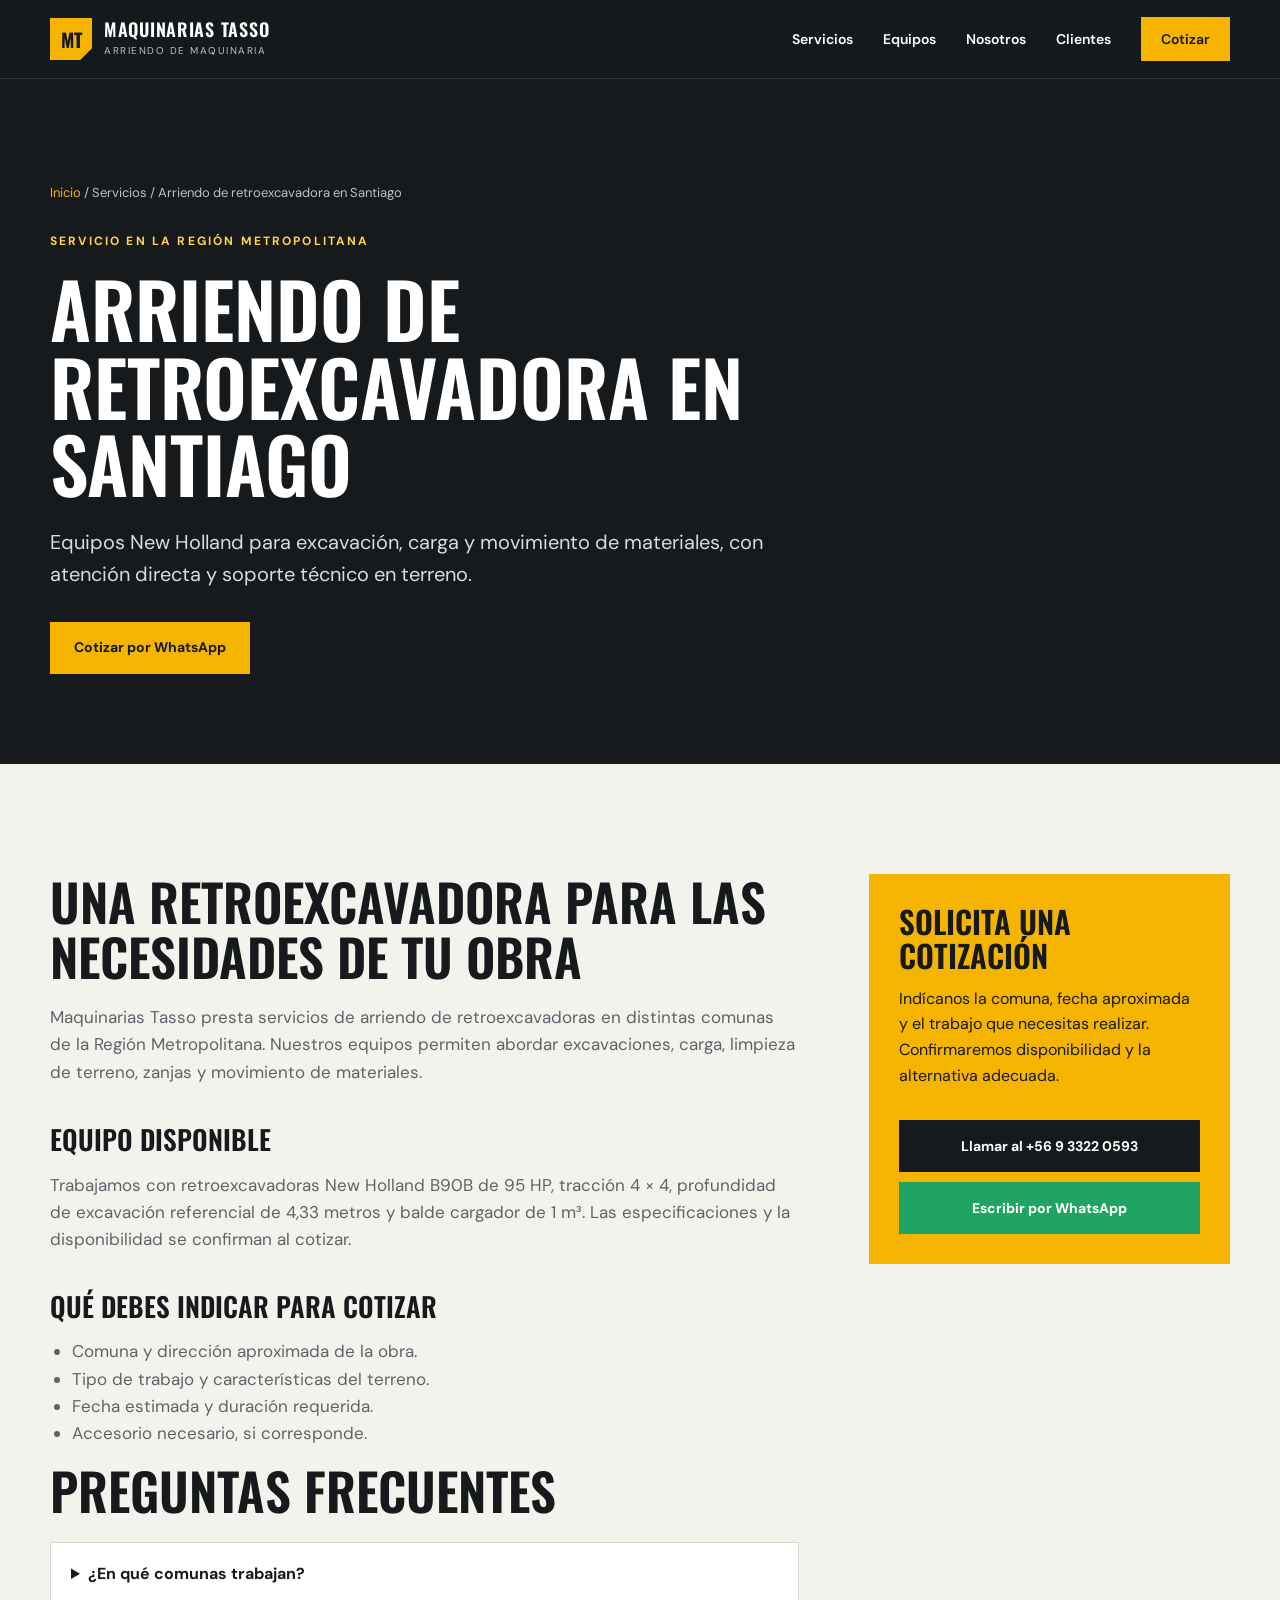
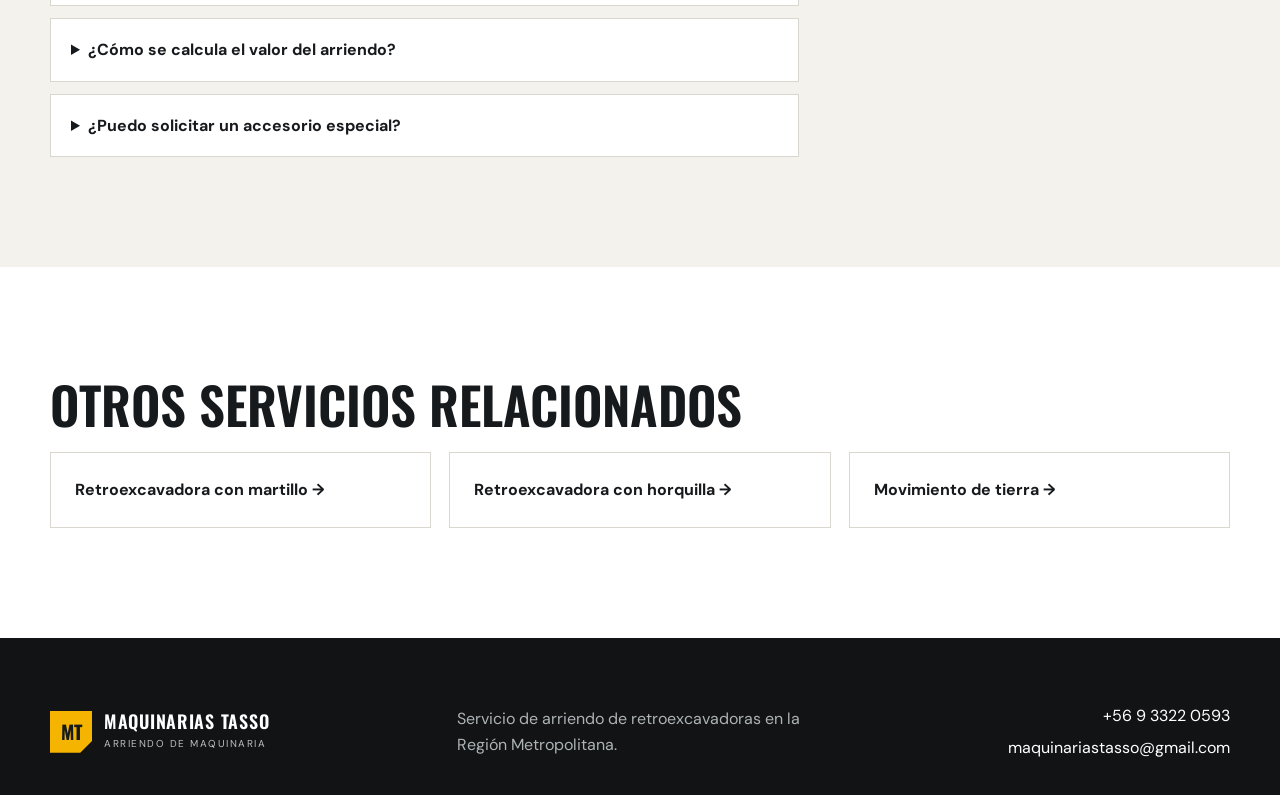
<file: arriendo-retroexcavadora-santiago/index.html>
<!doctype html>
<html lang="es-CL">
<head>
  <meta charset="utf-8">
  <meta name="viewport" content="width=device-width, initial-scale=1">
  <title>Arriendo de retroexcavadora en Santiago | Maquinarias Tasso</title>
  <meta name="description" content="Arriendo de retroexcavadora en Santiago y la Región Metropolitana para excavación, carga y apoyo en obras. Cotiza directamente con Maquinarias Tasso.">
  <meta name="robots" content="index,follow">
  <meta name="theme-color" content="#171a1d">
  <link rel="icon" href="../assets/favicon.svg" type="image/svg+xml">
  <link rel="canonical" href="https://maquinariastasso.cl/arriendo-retroexcavadora-santiago/">
  <meta property="og:title" content="Arriendo de retroexcavadora en Santiago | Maquinarias Tasso">
  <meta property="og:description" content="Arriendo de retroexcavadora en Santiago y la Región Metropolitana para excavación, carga y apoyo en obras. Cotiza directamente con Maquinarias Tasso.">
  <meta property="og:type" content="website">
  <meta property="og:url" content="https://maquinariastasso.cl/arriendo-retroexcavadora-santiago/">
  <meta property="og:image" content="https://maquinariastasso.cl/assets/retroexcavadora-portada-censurada.webp">
  <link rel="preconnect" href="https://fonts.googleapis.com">
  <link rel="preconnect" href="https://fonts.gstatic.com" crossorigin>
  <link href="https://fonts.googleapis.com/css2?family=DM+Sans:wght@400;500;600;700&family=Oswald:wght@500;600;700&display=swap" rel="stylesheet">
  <link rel="stylesheet" href="../styles.css?v=20260804-10">
  <script type="application/ld+json">
  {"@context":"https://schema.org","@type":"Service","name":"Arriendo de retroexcavadora en Santiago","description":"Arriendo de retroexcavadora en Santiago y la Región Metropolitana para excavación, carga y apoyo en obras. Cotiza directamente con Maquinarias Tasso.","url":"https://maquinariastasso.cl/arriendo-retroexcavadora-santiago/","areaServed":{"@type":"AdministrativeArea","name":"Región Metropolitana de Santiago"},"provider":{"@type":"LocalBusiness","@id":"https://maquinariastasso.cl/#empresa","name":"Maquinarias Tasso","telephone":"+56933220593","email":"maquinariastasso@gmail.com"}}
  </script>
</head>
<body>
  <header class="site-header">
    <div class="container nav-wrap">
      <a class="brand" href="/" aria-label="Maquinarias Tasso, inicio"><span class="brand-mark">MT</span><span><strong>Maquinarias Tasso</strong><small>Arriendo de maquinaria</small></span></a>
      <nav aria-label="Navegación principal"><a href="/#servicios">Servicios</a><a href="/#equipos">Equipos</a><a href="/#nosotros">Nosotros</a><a href="/#clientes">Clientes</a><a class="nav-cta" href="/#contacto">Cotizar</a></nav>
    </div>
  </header>
  <main>
    <section class="service-hero">
      <div class="container">
        <p class="breadcrumbs"><a href="/">Inicio</a> / Servicios / Arriendo de retroexcavadora en Santiago</p>
        <p class="eyebrow">Servicio en la Región Metropolitana</p>
        <h1>Arriendo de retroexcavadora en Santiago</h1>
        <p class="lead">Equipos New Holland para excavación, carga y movimiento de materiales, con atención directa y soporte técnico en terreno.</p>
        <a class="button button-primary" href="https://wa.me/56933220593?text=Hola%2C%20quiero%20cotizar%20Arriendo%20de%20retroexcavadora%20en%20Santiago." target="_blank" rel="noopener">Cotizar por WhatsApp</a>
      </div>
    </section>
    <section class="section">
      <div class="container service-layout">
        <article class="service-copy">
          <h2>Una retroexcavadora para las necesidades de tu obra</h2><p>Maquinarias Tasso presta servicios de arriendo de retroexcavadoras en distintas comunas de la Región Metropolitana. Nuestros equipos permiten abordar excavaciones, carga, limpieza de terreno, zanjas y movimiento de materiales.</p><h3>Equipo disponible</h3><p>Trabajamos con retroexcavadoras New Holland B90B de 95 HP, tracción 4 × 4, profundidad de excavación referencial de 4,33 metros y balde cargador de 1 m³. Las especificaciones y la disponibilidad se confirman al cotizar.</p><h3>Qué debes indicar para cotizar</h3><ul><li>Comuna y dirección aproximada de la obra.</li><li>Tipo de trabajo y características del terreno.</li><li>Fecha estimada y duración requerida.</li><li>Accesorio necesario, si corresponde.</li></ul>
          <h2>Preguntas frecuentes</h2>
          <div class="faq-list">
            <details><summary>¿En qué comunas trabajan?</summary><p>La cobertura es la Región Metropolitana y se confirma según ubicación y disponibilidad.</p></details>
            <details><summary>¿Cómo se calcula el valor del arriendo?</summary><p>Depende del lugar, duración, tipo de trabajo y configuración requerida. Envíanos esos datos para preparar una cotización.</p></details>
            <details><summary>¿Puedo solicitar un accesorio especial?</summary><p>Sí. Consulta por martillo hidráulico, horquilla y tercera función según disponibilidad.</p></details>
          </div>
        </article>
        <aside class="quote-panel">
          <h2>Solicita una cotización</h2>
          <p>Indícanos la comuna, fecha aproximada y el trabajo que necesitas realizar. Confirmaremos disponibilidad y la alternativa adecuada.</p>
          <a class="button button-dark" href="tel:+56933220593">Llamar al +56 9 3322 0593</a>
          <a class="button button-whatsapp" href="https://wa.me/56933220593" target="_blank" rel="noopener">Escribir por WhatsApp</a>
        </aside>
      </div>
    </section>
    <section class="section related-services">
      <div class="container">
        <h2>Otros servicios relacionados</h2>
        <div class="related-grid"><a href="/retroexcavadora-con-martillo/">Retroexcavadora con martillo →</a><a href="/retroexcavadora-con-horquilla/">Retroexcavadora con horquilla →</a><a href="/movimiento-de-tierra-santiago/">Movimiento de tierra →</a></div>
      </div>
    </section>
  </main>
  <footer><div class="container footer-grid"><div class="brand"><span class="brand-mark">MT</span><span><strong>Maquinarias Tasso</strong><small>Arriendo de maquinaria</small></span></div><p>Servicio de arriendo de retroexcavadoras en la Región Metropolitana.</p><div><a href="tel:+56933220593">+56 9 3322 0593</a><a href="mailto:maquinariastasso@gmail.com">maquinariastasso@gmail.com</a></div></div></footer>
</body>
</html>
</file>
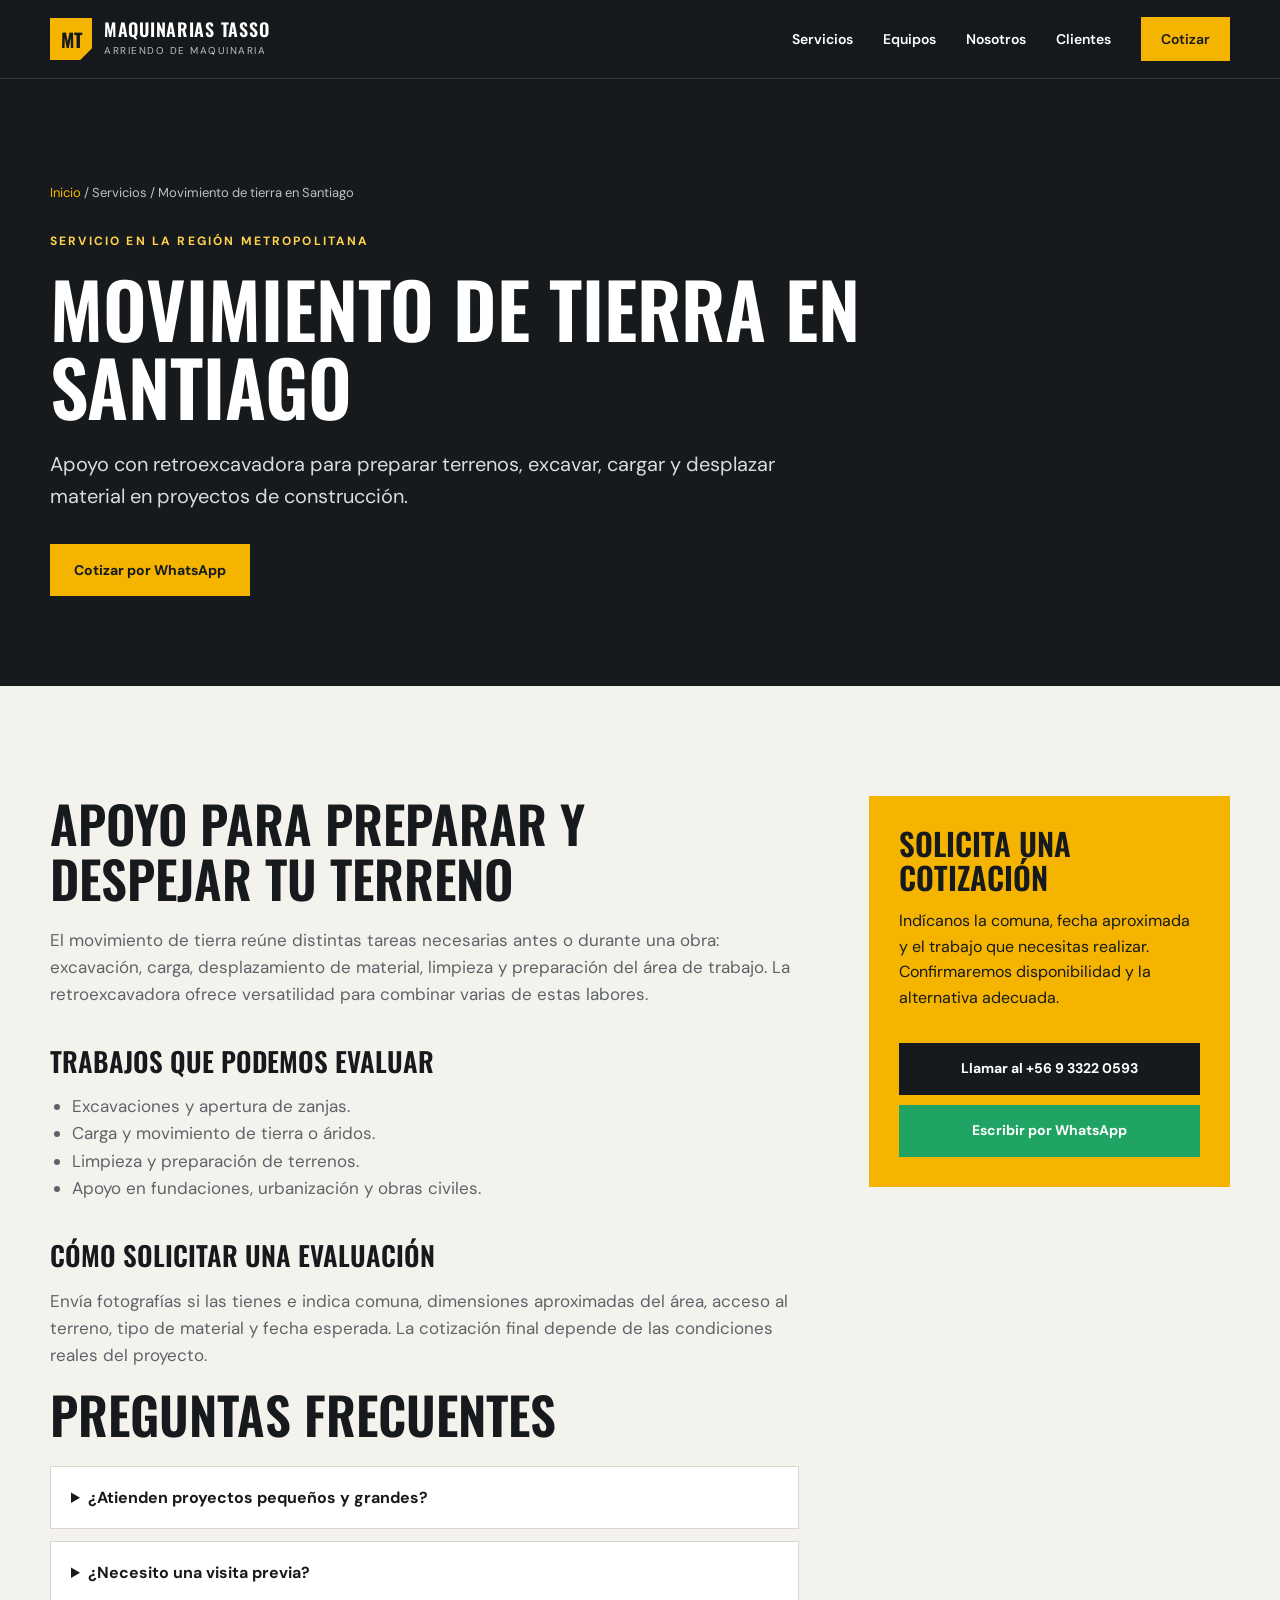
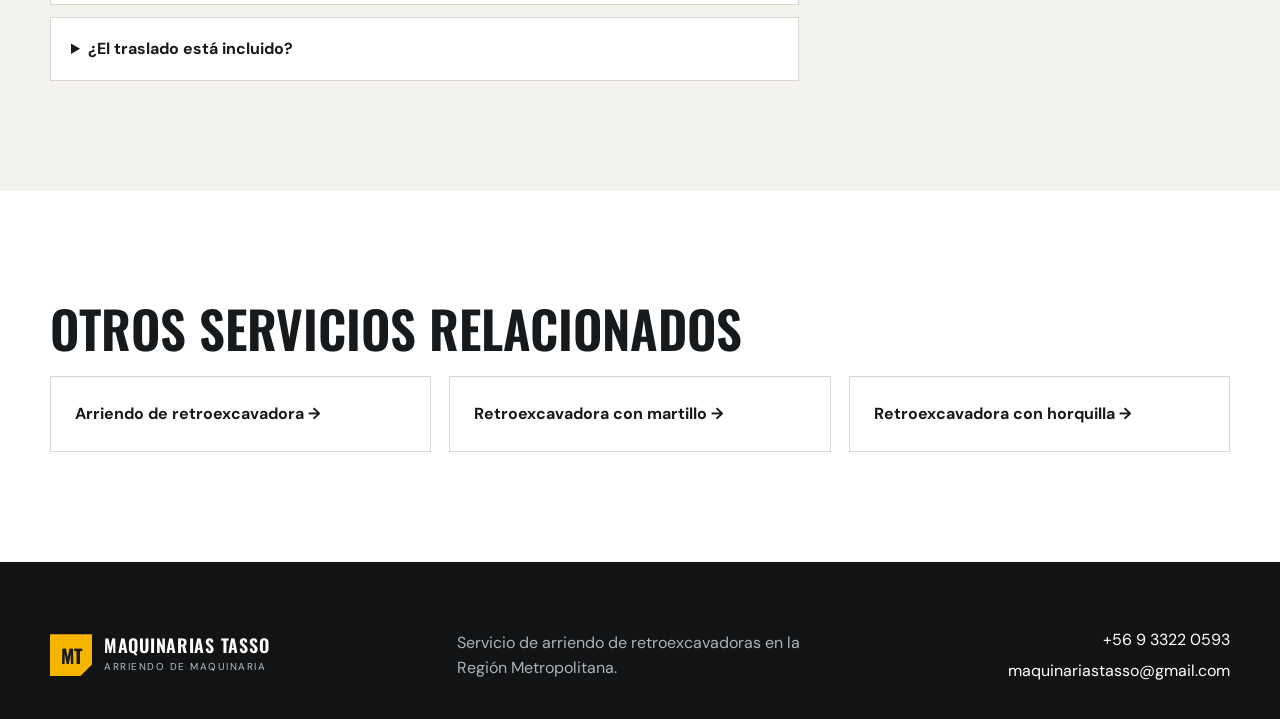
<file: movimiento-de-tierra-santiago/index.html>
<!doctype html>
<html lang="es-CL">
<head>
  <meta charset="utf-8">
  <meta name="viewport" content="width=device-width, initial-scale=1">
  <title>Movimiento de tierra con retroexcavadora en Santiago | Maquinarias Tasso</title>
  <meta name="description" content="Servicio de retroexcavadora para excavación, carga, nivelación y movimiento de tierra en Santiago y la Región Metropolitana.">
  <meta name="robots" content="index,follow">
  <meta name="theme-color" content="#171a1d">
  <link rel="icon" href="../assets/favicon.svg" type="image/svg+xml">
  <link rel="canonical" href="https://maquinariastasso.cl/movimiento-de-tierra-santiago/">
  <meta property="og:title" content="Movimiento de tierra con retroexcavadora en Santiago | Maquinarias Tasso">
  <meta property="og:description" content="Servicio de retroexcavadora para excavación, carga, nivelación y movimiento de tierra en Santiago y la Región Metropolitana.">
  <meta property="og:type" content="website">
  <meta property="og:url" content="https://maquinariastasso.cl/movimiento-de-tierra-santiago/">
  <meta property="og:image" content="https://maquinariastasso.cl/assets/retroexcavadora-portada-censurada.webp">
  <link rel="preconnect" href="https://fonts.googleapis.com">
  <link rel="preconnect" href="https://fonts.gstatic.com" crossorigin>
  <link href="https://fonts.googleapis.com/css2?family=DM+Sans:wght@400;500;600;700&family=Oswald:wght@500;600;700&display=swap" rel="stylesheet">
  <link rel="stylesheet" href="../styles.css?v=20260804-10">
  <script type="application/ld+json">
  {"@context":"https://schema.org","@type":"Service","name":"Movimiento de tierra en Santiago","description":"Servicio de retroexcavadora para excavación, carga, nivelación y movimiento de tierra en Santiago y la Región Metropolitana.","url":"https://maquinariastasso.cl/movimiento-de-tierra-santiago/","areaServed":{"@type":"AdministrativeArea","name":"Región Metropolitana de Santiago"},"provider":{"@type":"LocalBusiness","@id":"https://maquinariastasso.cl/#empresa","name":"Maquinarias Tasso","telephone":"+56933220593","email":"maquinariastasso@gmail.com"}}
  </script>
</head>
<body>
  <header class="site-header">
    <div class="container nav-wrap">
      <a class="brand" href="/" aria-label="Maquinarias Tasso, inicio"><span class="brand-mark">MT</span><span><strong>Maquinarias Tasso</strong><small>Arriendo de maquinaria</small></span></a>
      <nav aria-label="Navegación principal"><a href="/#servicios">Servicios</a><a href="/#equipos">Equipos</a><a href="/#nosotros">Nosotros</a><a href="/#clientes">Clientes</a><a class="nav-cta" href="/#contacto">Cotizar</a></nav>
    </div>
  </header>
  <main>
    <section class="service-hero">
      <div class="container">
        <p class="breadcrumbs"><a href="/">Inicio</a> / Servicios / Movimiento de tierra en Santiago</p>
        <p class="eyebrow">Servicio en la Región Metropolitana</p>
        <h1>Movimiento de tierra en Santiago</h1>
        <p class="lead">Apoyo con retroexcavadora para preparar terrenos, excavar, cargar y desplazar material en proyectos de construcción.</p>
        <a class="button button-primary" href="https://wa.me/56933220593?text=Hola%2C%20quiero%20cotizar%20Movimiento%20de%20tierra%20en%20Santiago." target="_blank" rel="noopener">Cotizar por WhatsApp</a>
      </div>
    </section>
    <section class="section">
      <div class="container service-layout">
        <article class="service-copy">
          <h2>Apoyo para preparar y despejar tu terreno</h2><p>El movimiento de tierra reúne distintas tareas necesarias antes o durante una obra: excavación, carga, desplazamiento de material, limpieza y preparación del área de trabajo. La retroexcavadora ofrece versatilidad para combinar varias de estas labores.</p><h3>Trabajos que podemos evaluar</h3><ul><li>Excavaciones y apertura de zanjas.</li><li>Carga y movimiento de tierra o áridos.</li><li>Limpieza y preparación de terrenos.</li><li>Apoyo en fundaciones, urbanización y obras civiles.</li></ul><h3>Cómo solicitar una evaluación</h3><p>Envía fotografías si las tienes e indica comuna, dimensiones aproximadas del área, acceso al terreno, tipo de material y fecha esperada. La cotización final depende de las condiciones reales del proyecto.</p>
          <h2>Preguntas frecuentes</h2>
          <div class="faq-list">
            <details><summary>¿Atienden proyectos pequeños y grandes?</summary><p>La factibilidad depende de la ubicación, alcance y disponibilidad. Envíanos los antecedentes para revisarlo.</p></details>
            <details><summary>¿Necesito una visita previa?</summary><p>Algunos trabajos pueden cotizarse con información y fotografías; otros requieren revisar las condiciones del terreno.</p></details>
            <details><summary>¿El traslado está incluido?</summary><p>La cotización debe indicar la ubicación de la obra para considerar la logística correspondiente.</p></details>
          </div>
        </article>
        <aside class="quote-panel">
          <h2>Solicita una cotización</h2>
          <p>Indícanos la comuna, fecha aproximada y el trabajo que necesitas realizar. Confirmaremos disponibilidad y la alternativa adecuada.</p>
          <a class="button button-dark" href="tel:+56933220593">Llamar al +56 9 3322 0593</a>
          <a class="button button-whatsapp" href="https://wa.me/56933220593" target="_blank" rel="noopener">Escribir por WhatsApp</a>
        </aside>
      </div>
    </section>
    <section class="section related-services">
      <div class="container">
        <h2>Otros servicios relacionados</h2>
        <div class="related-grid"><a href="/arriendo-retroexcavadora-santiago/">Arriendo de retroexcavadora →</a><a href="/retroexcavadora-con-martillo/">Retroexcavadora con martillo →</a><a href="/retroexcavadora-con-horquilla/">Retroexcavadora con horquilla →</a></div>
      </div>
    </section>
  </main>
  <footer><div class="container footer-grid"><div class="brand"><span class="brand-mark">MT</span><span><strong>Maquinarias Tasso</strong><small>Arriendo de maquinaria</small></span></div><p>Servicio de arriendo de retroexcavadoras en la Región Metropolitana.</p><div><a href="tel:+56933220593">+56 9 3322 0593</a><a href="mailto:maquinariastasso@gmail.com">maquinariastasso@gmail.com</a></div></div></footer>
</body>
</html>
</file>
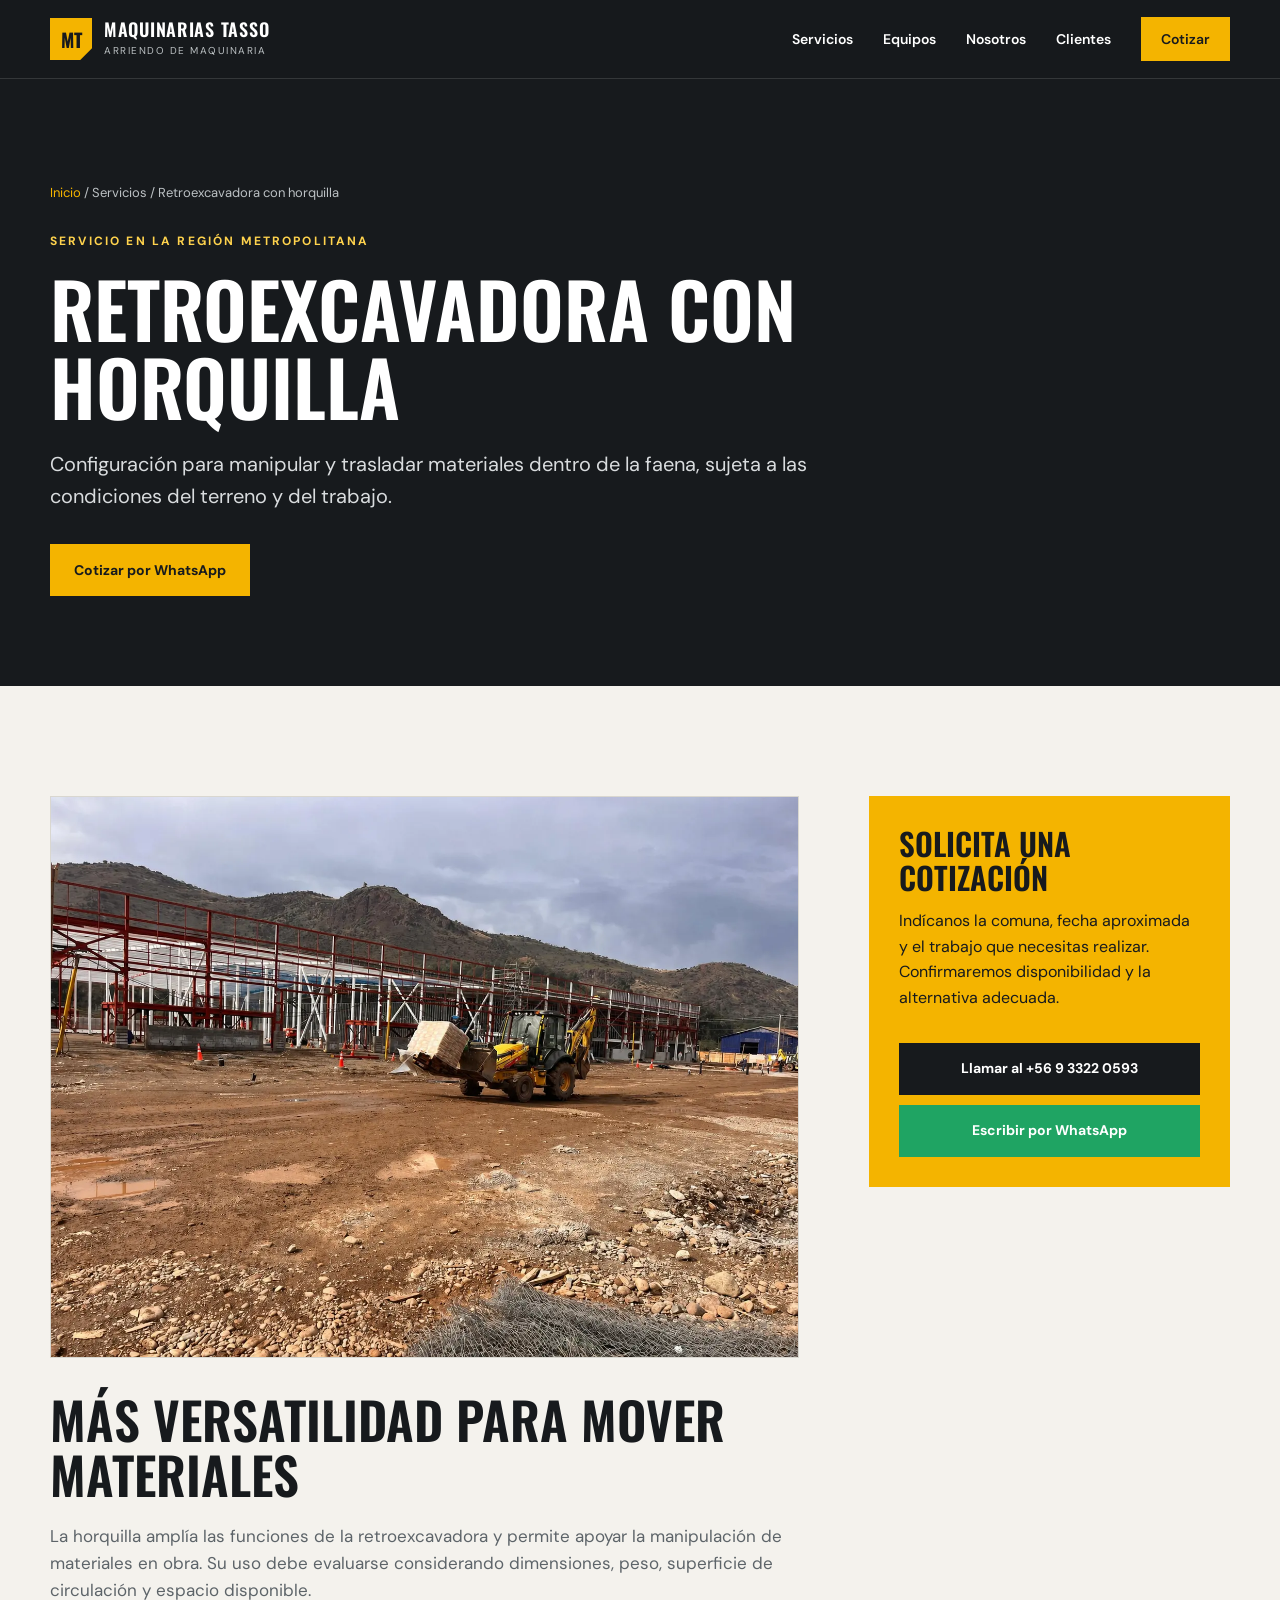
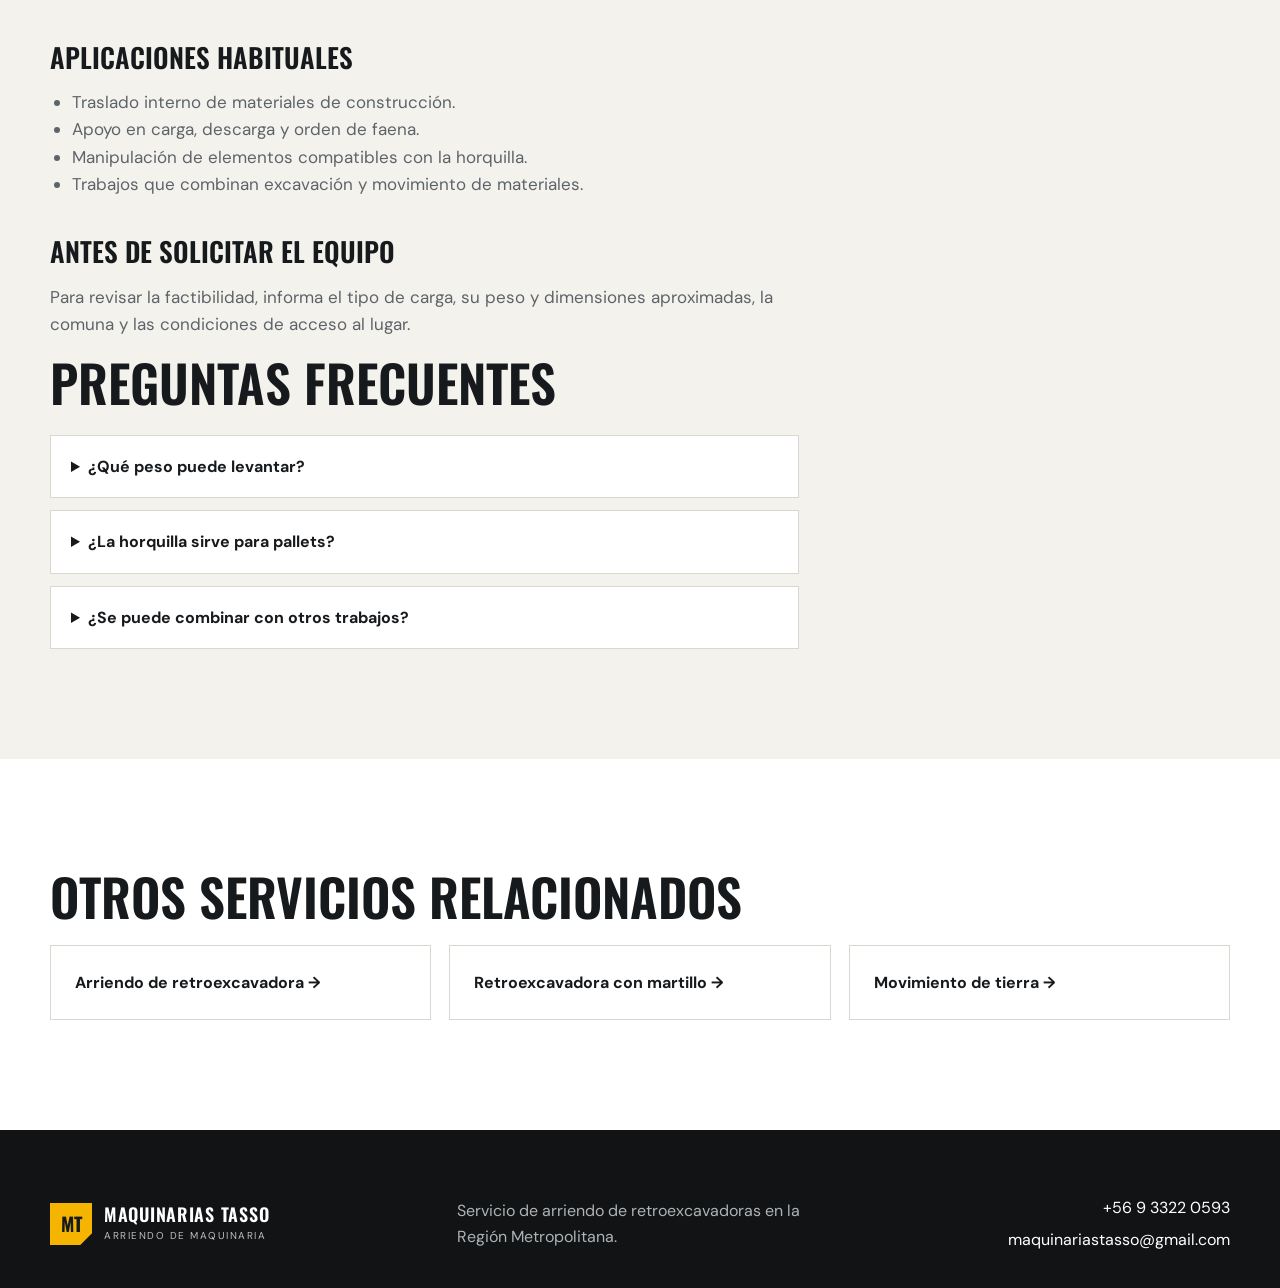
<file: retroexcavadora-con-horquilla/index.html>
<!doctype html>
<html lang="es-CL">
<head>
  <meta charset="utf-8">
  <meta name="viewport" content="width=device-width, initial-scale=1">
  <title>Retroexcavadora con horquilla en Santiago | Maquinarias Tasso</title>
  <meta name="description" content="Arriendo de retroexcavadora con horquilla para traslado y manipulación de materiales en obras de Santiago y la Región Metropolitana.">
  <meta name="robots" content="index,follow">
  <meta name="theme-color" content="#171a1d">
  <link rel="icon" href="../assets/favicon.svg" type="image/svg+xml">
  <link rel="canonical" href="https://maquinariastasso.cl/retroexcavadora-con-horquilla/">
  <meta property="og:title" content="Retroexcavadora con horquilla en Santiago | Maquinarias Tasso">
  <meta property="og:description" content="Arriendo de retroexcavadora con horquilla para traslado y manipulación de materiales en obras de Santiago y la Región Metropolitana.">
  <meta property="og:type" content="website">
  <meta property="og:url" content="https://maquinariastasso.cl/retroexcavadora-con-horquilla/">
  <meta property="og:image" content="https://maquinariastasso.cl/assets/accesorio-horquilla-censurado.webp">
  <link rel="preconnect" href="https://fonts.googleapis.com">
  <link rel="preconnect" href="https://fonts.gstatic.com" crossorigin>
  <link href="https://fonts.googleapis.com/css2?family=DM+Sans:wght@400;500;600;700&family=Oswald:wght@500;600;700&display=swap" rel="stylesheet">
  <link rel="stylesheet" href="../styles.css?v=20260822-2">
  <script type="application/ld+json">
  {"@context":"https://schema.org","@type":"Service","name":"Retroexcavadora con horquilla","description":"Arriendo de retroexcavadora con horquilla para traslado y manipulación de materiales en obras de Santiago y la Región Metropolitana.","url":"https://maquinariastasso.cl/retroexcavadora-con-horquilla/","areaServed":{"@type":"AdministrativeArea","name":"Región Metropolitana de Santiago"},"provider":{"@type":"LocalBusiness","@id":"https://maquinariastasso.cl/#empresa","name":"Maquinarias Tasso","telephone":"+56933220593","email":"maquinariastasso@gmail.com"}}
  </script>
</head>
<body>
  <header class="site-header">
    <div class="container nav-wrap">
      <a class="brand" href="/" aria-label="Maquinarias Tasso, inicio"><span class="brand-mark">MT</span><span><strong>Maquinarias Tasso</strong><small>Arriendo de maquinaria</small></span></a>
      <nav aria-label="Navegación principal"><a href="/#servicios">Servicios</a><a href="/#equipos">Equipos</a><a href="/#nosotros">Nosotros</a><a href="/#clientes">Clientes</a><a class="nav-cta" href="/#contacto">Cotizar</a></nav>
    </div>
  </header>
  <main>
    <section class="service-hero">
      <div class="container">
        <p class="breadcrumbs"><a href="/">Inicio</a> / Servicios / Retroexcavadora con horquilla</p>
        <p class="eyebrow">Servicio en la Región Metropolitana</p>
        <h1>Retroexcavadora con horquilla</h1>
        <p class="lead">Configuración para manipular y trasladar materiales dentro de la faena, sujeta a las condiciones del terreno y del trabajo.</p>
        <a class="button button-primary" href="https://wa.me/56933220593?text=Hola%2C%20quiero%20cotizar%20Retroexcavadora%20con%20horquilla." target="_blank" rel="noopener">Cotizar por WhatsApp</a>
      </div>
    </section>
    <section class="section">
      <div class="container service-layout">
        <article class="service-copy">
          <figure class="service-photo"><img src="../assets/accesorio-horquilla-censurado.webp?v=1" alt="Retroexcavadora New Holland utilizando horquilla para trasladar materiales" loading="eager"></figure>
          <h2>Más versatilidad para mover materiales</h2><p>La horquilla amplía las funciones de la retroexcavadora y permite apoyar la manipulación de materiales en obra. Su uso debe evaluarse considerando dimensiones, peso, superficie de circulación y espacio disponible.</p><h3>Aplicaciones habituales</h3><ul><li>Traslado interno de materiales de construcción.</li><li>Apoyo en carga, descarga y orden de faena.</li><li>Manipulación de elementos compatibles con la horquilla.</li><li>Trabajos que combinan excavación y movimiento de materiales.</li></ul><h3>Antes de solicitar el equipo</h3><p>Para revisar la factibilidad, informa el tipo de carga, su peso y dimensiones aproximadas, la comuna y las condiciones de acceso al lugar.</p>
          <h2>Preguntas frecuentes</h2>
          <div class="faq-list">
            <details><summary>¿Qué peso puede levantar?</summary><p>La capacidad segura depende de la carga, centro de gravedad, alcance y terreno. Debe evaluarse para cada trabajo.</p></details>
            <details><summary>¿La horquilla sirve para pallets?</summary><p>Puede utilizarse con cargas compatibles, previa revisión de dimensiones, peso y condiciones de la faena.</p></details>
            <details><summary>¿Se puede combinar con otros trabajos?</summary><p>Sí, describe todas las tareas del proyecto para recomendar la configuración adecuada.</p></details>
          </div>
        </article>
        <aside class="quote-panel">
          <h2>Solicita una cotización</h2>
          <p>Indícanos la comuna, fecha aproximada y el trabajo que necesitas realizar. Confirmaremos disponibilidad y la alternativa adecuada.</p>
          <a class="button button-dark" href="tel:+56933220593">Llamar al +56 9 3322 0593</a>
          <a class="button button-whatsapp" href="https://wa.me/56933220593" target="_blank" rel="noopener">Escribir por WhatsApp</a>
        </aside>
      </div>
    </section>
    <section class="section related-services">
      <div class="container">
        <h2>Otros servicios relacionados</h2>
        <div class="related-grid"><a href="/arriendo-retroexcavadora-santiago/">Arriendo de retroexcavadora →</a><a href="/retroexcavadora-con-martillo/">Retroexcavadora con martillo →</a><a href="/movimiento-de-tierra-santiago/">Movimiento de tierra →</a></div>
      </div>
    </section>
  </main>
  <footer><div class="container footer-grid"><div class="brand"><span class="brand-mark">MT</span><span><strong>Maquinarias Tasso</strong><small>Arriendo de maquinaria</small></span></div><p>Servicio de arriendo de retroexcavadoras en la Región Metropolitana.</p><div><a href="tel:+56933220593">+56 9 3322 0593</a><a href="mailto:maquinariastasso@gmail.com">maquinariastasso@gmail.com</a></div></div></footer>
</body>
</html>
</file>
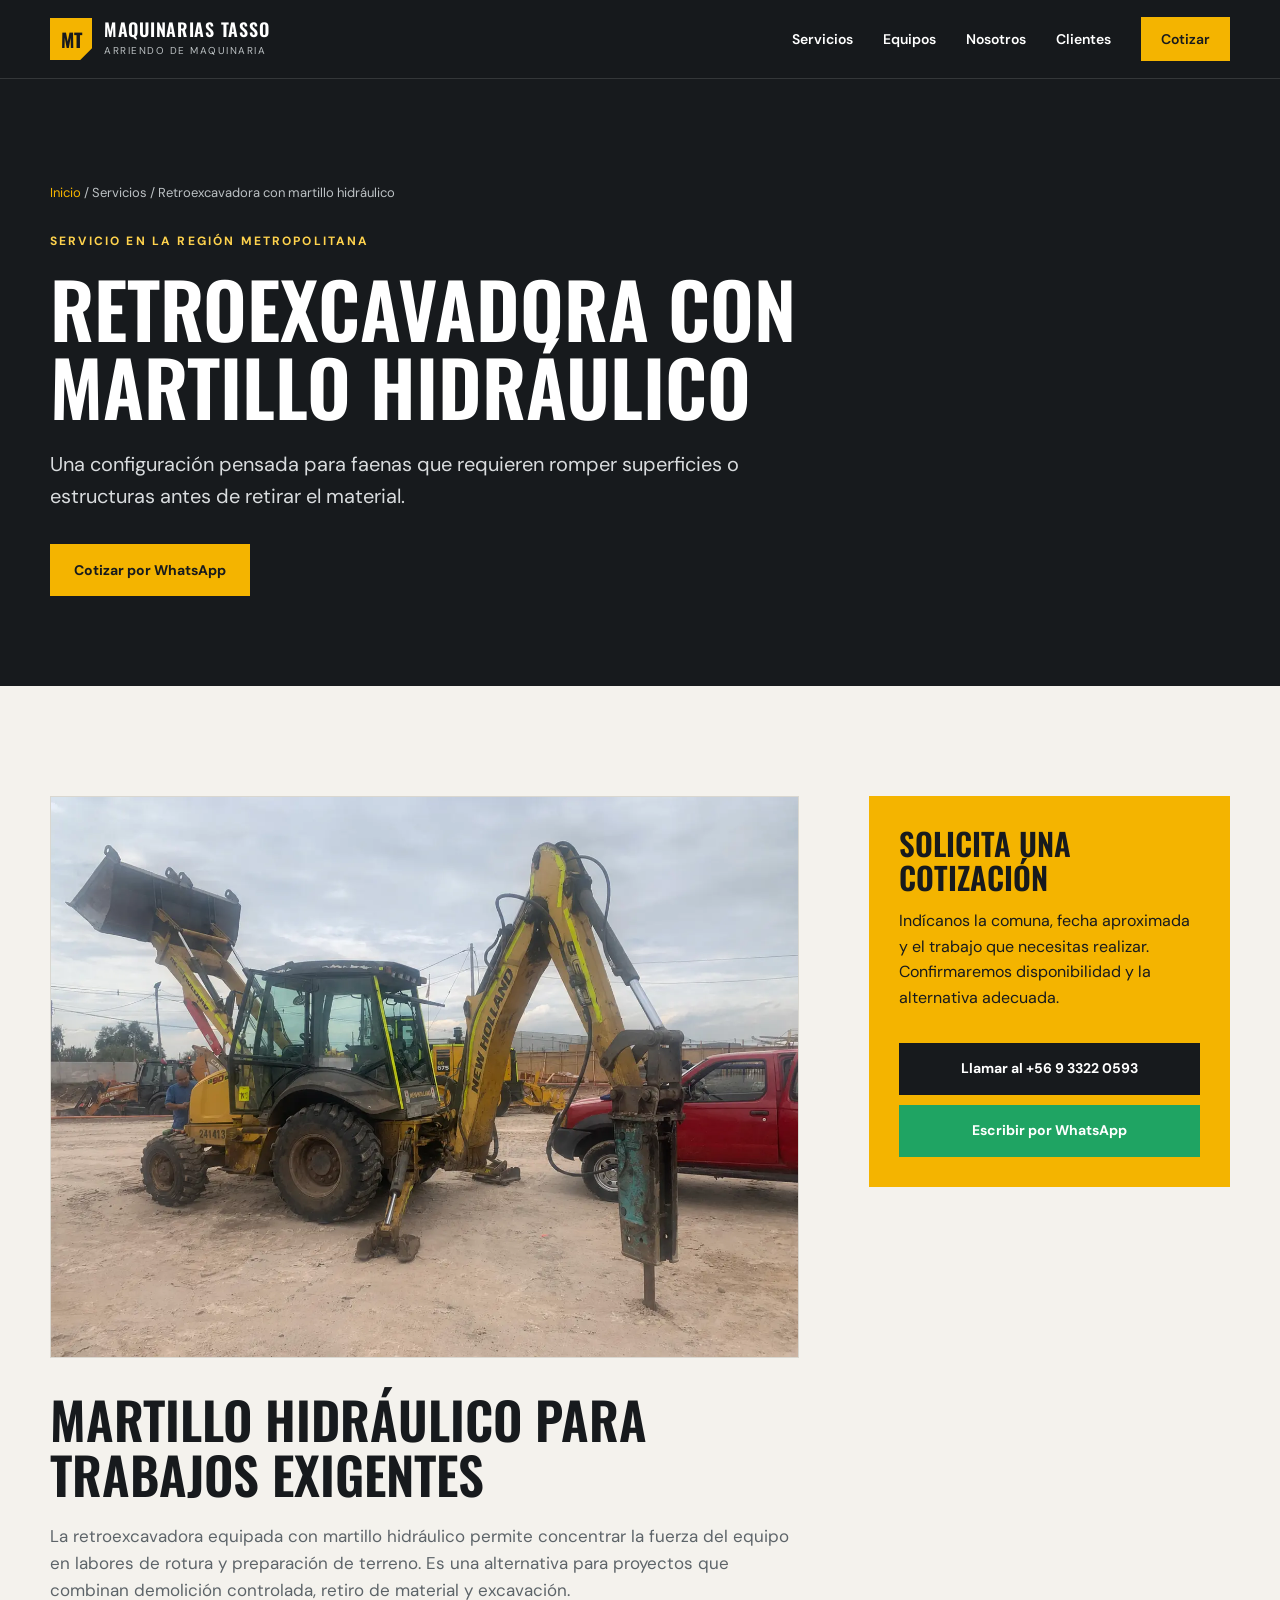
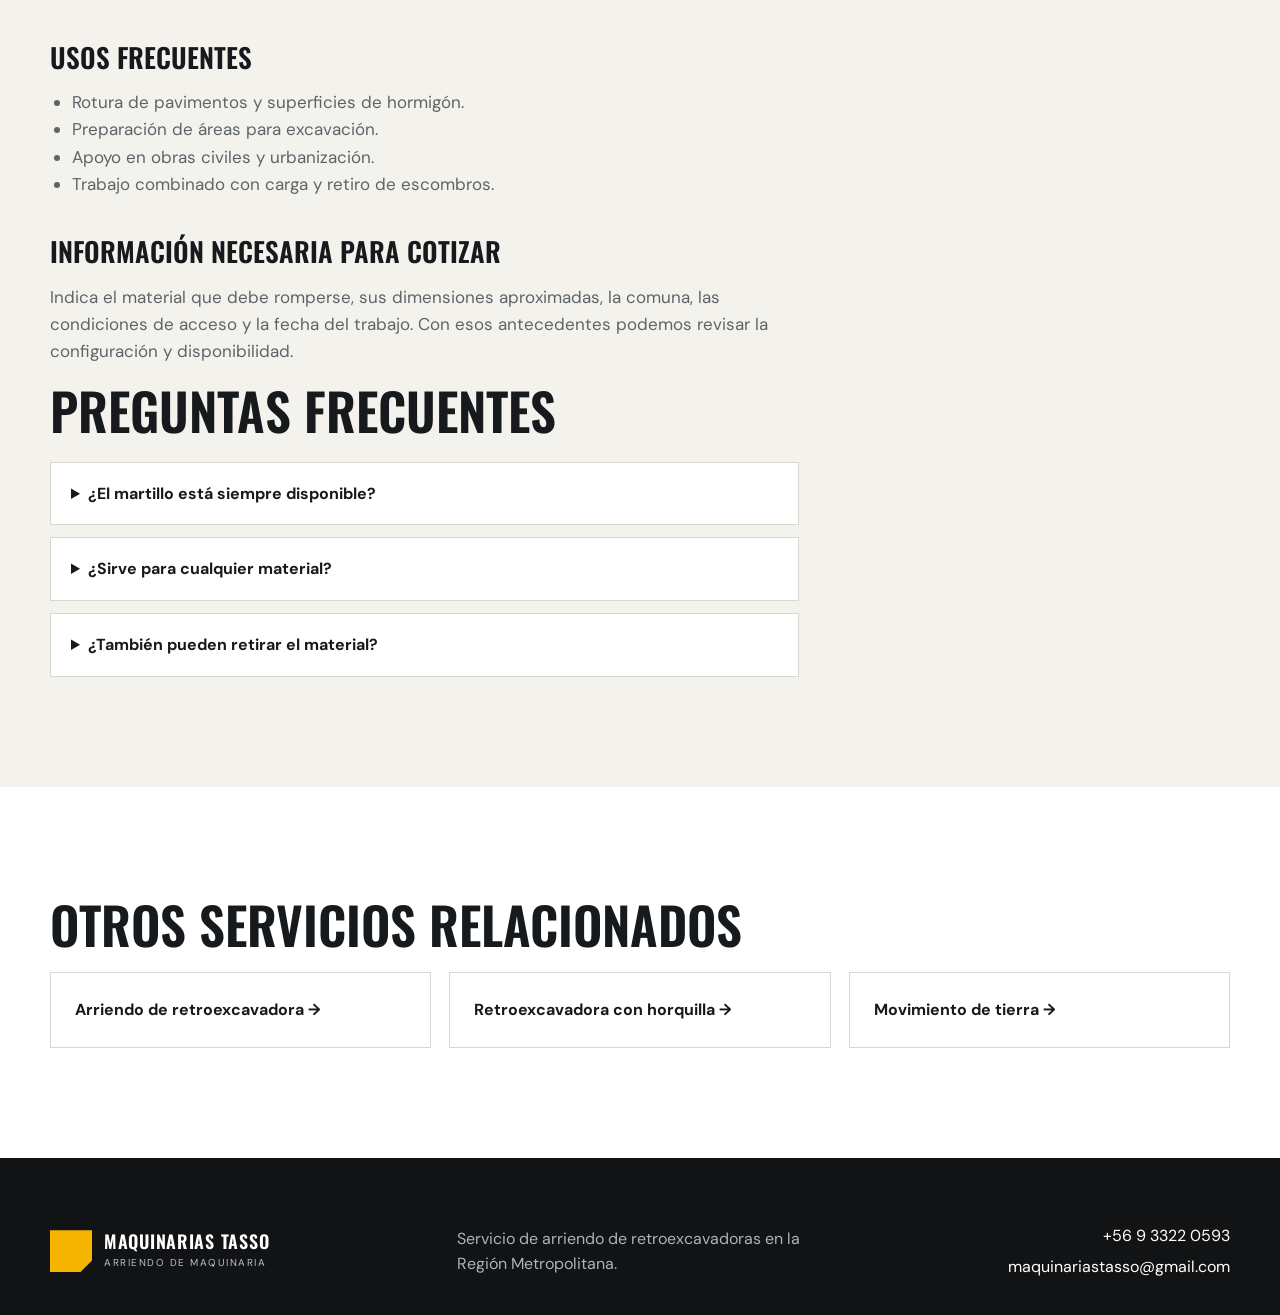
<file: retroexcavadora-con-martillo/index.html>
<!doctype html>
<html lang="es-CL">
<head>
  <meta charset="utf-8">
  <meta name="viewport" content="width=device-width, initial-scale=1">
  <title>Retroexcavadora con martillo hidráulico en Santiago | Maquinarias Tasso</title>
  <meta name="description" content="Cotiza retroexcavadora con martillo hidráulico para trabajos de demolición y rotura en Santiago y la Región Metropolitana.">
  <meta name="robots" content="index,follow">
  <meta name="theme-color" content="#171a1d">
  <link rel="icon" href="../assets/favicon.svg" type="image/svg+xml">
  <link rel="canonical" href="https://maquinariastasso.cl/retroexcavadora-con-martillo/">
  <meta property="og:title" content="Retroexcavadora con martillo hidráulico en Santiago | Maquinarias Tasso">
  <meta property="og:description" content="Cotiza retroexcavadora con martillo hidráulico para trabajos de demolición y rotura en Santiago y la Región Metropolitana.">
  <meta property="og:type" content="website">
  <meta property="og:url" content="https://maquinariastasso.cl/retroexcavadora-con-martillo/">
  <meta property="og:image" content="https://maquinariastasso.cl/assets/accesorio-martillo-censurado.webp">
  <link rel="preconnect" href="https://fonts.googleapis.com">
  <link rel="preconnect" href="https://fonts.gstatic.com" crossorigin>
  <link href="https://fonts.googleapis.com/css2?family=DM+Sans:wght@400;500;600;700&family=Oswald:wght@500;600;700&display=swap" rel="stylesheet">
  <link rel="stylesheet" href="../styles.css?v=20260822-2">
  <script type="application/ld+json">
  {"@context":"https://schema.org","@type":"Service","name":"Retroexcavadora con martillo hidráulico","description":"Cotiza retroexcavadora con martillo hidráulico para trabajos de demolición y rotura en Santiago y la Región Metropolitana.","url":"https://maquinariastasso.cl/retroexcavadora-con-martillo/","areaServed":{"@type":"AdministrativeArea","name":"Región Metropolitana de Santiago"},"provider":{"@type":"LocalBusiness","@id":"https://maquinariastasso.cl/#empresa","name":"Maquinarias Tasso","telephone":"+56933220593","email":"maquinariastasso@gmail.com"}}
  </script>
</head>
<body>
  <header class="site-header">
    <div class="container nav-wrap">
      <a class="brand" href="/" aria-label="Maquinarias Tasso, inicio"><span class="brand-mark">MT</span><span><strong>Maquinarias Tasso</strong><small>Arriendo de maquinaria</small></span></a>
      <nav aria-label="Navegación principal"><a href="/#servicios">Servicios</a><a href="/#equipos">Equipos</a><a href="/#nosotros">Nosotros</a><a href="/#clientes">Clientes</a><a class="nav-cta" href="/#contacto">Cotizar</a></nav>
    </div>
  </header>
  <main>
    <section class="service-hero">
      <div class="container">
        <p class="breadcrumbs"><a href="/">Inicio</a> / Servicios / Retroexcavadora con martillo hidráulico</p>
        <p class="eyebrow">Servicio en la Región Metropolitana</p>
        <h1>Retroexcavadora con martillo hidráulico</h1>
        <p class="lead">Una configuración pensada para faenas que requieren romper superficies o estructuras antes de retirar el material.</p>
        <a class="button button-primary" href="https://wa.me/56933220593?text=Hola%2C%20quiero%20cotizar%20Retroexcavadora%20con%20martillo%20hidr%C3%A1ulico." target="_blank" rel="noopener">Cotizar por WhatsApp</a>
      </div>
    </section>
    <section class="section">
      <div class="container service-layout">
        <article class="service-copy">
          <figure class="service-photo"><img src="../assets/accesorio-martillo-censurado.webp?v=1" alt="Retroexcavadora New Holland equipada con martillo hidráulico" loading="eager"></figure>
          <h2>Martillo hidráulico para trabajos exigentes</h2><p>La retroexcavadora equipada con martillo hidráulico permite concentrar la fuerza del equipo en labores de rotura y preparación de terreno. Es una alternativa para proyectos que combinan demolición controlada, retiro de material y excavación.</p><h3>Usos frecuentes</h3><ul><li>Rotura de pavimentos y superficies de hormigón.</li><li>Preparación de áreas para excavación.</li><li>Apoyo en obras civiles y urbanización.</li><li>Trabajo combinado con carga y retiro de escombros.</li></ul><h3>Información necesaria para cotizar</h3><p>Indica el material que debe romperse, sus dimensiones aproximadas, la comuna, las condiciones de acceso y la fecha del trabajo. Con esos antecedentes podemos revisar la configuración y disponibilidad.</p>
          <h2>Preguntas frecuentes</h2>
          <div class="faq-list">
            <details><summary>¿El martillo está siempre disponible?</summary><p>La disponibilidad cambia según la programación de los equipos y debe confirmarse al cotizar.</p></details>
            <details><summary>¿Sirve para cualquier material?</summary><p>La factibilidad depende del material, espesor y condiciones del lugar. Es importante describir el trabajo antes de confirmar.</p></details>
            <details><summary>¿También pueden retirar el material?</summary><p>Cuéntanos el alcance completo del proyecto para evaluar la configuración y el servicio necesario.</p></details>
          </div>
        </article>
        <aside class="quote-panel">
          <h2>Solicita una cotización</h2>
          <p>Indícanos la comuna, fecha aproximada y el trabajo que necesitas realizar. Confirmaremos disponibilidad y la alternativa adecuada.</p>
          <a class="button button-dark" href="tel:+56933220593">Llamar al +56 9 3322 0593</a>
          <a class="button button-whatsapp" href="https://wa.me/56933220593" target="_blank" rel="noopener">Escribir por WhatsApp</a>
        </aside>
      </div>
    </section>
    <section class="section related-services">
      <div class="container">
        <h2>Otros servicios relacionados</h2>
        <div class="related-grid"><a href="/arriendo-retroexcavadora-santiago/">Arriendo de retroexcavadora →</a><a href="/retroexcavadora-con-horquilla/">Retroexcavadora con horquilla →</a><a href="/movimiento-de-tierra-santiago/">Movimiento de tierra →</a></div>
      </div>
    </section>
  </main>
  <footer><div class="container footer-grid"><div class="brand"><span class="brand-mark">MT</span><span><strong>Maquinarias Tasso</strong><small>Arriendo de maquinaria</small></span></div><p>Servicio de arriendo de retroexcavadoras en la Región Metropolitana.</p><div><a href="tel:+56933220593">+56 9 3322 0593</a><a href="mailto:maquinariastasso@gmail.com">maquinariastasso@gmail.com</a></div></div></footer>
</body>
</html>
</file>
<file: styles.css>
:root{--ink:#171a1d;--muted:#5d6469;--yellow:#f4b400;--yellow-2:#ffd34d;--paper:#f4f2ed;--white:#fff;--green:#1fa463;--line:#d9d7d0;--max:1180px}*{box-sizing:border-box}html{scroll-behavior:smooth;scroll-padding-top:84px}body{margin:0;color:var(--ink);font-family:"DM Sans",sans-serif;background:var(--paper);line-height:1.6}img{max-width:100%;display:block}a{color:inherit;text-decoration:none}.container{width:min(calc(100% - 40px),var(--max));margin:auto}.skip-link{position:absolute;left:-9999px}.skip-link:focus{left:16px;top:12px;z-index:99;background:#fff;padding:10px}.site-header{position:fixed;inset:0 0 auto;z-index:50;background:rgba(23,26,29,.93);color:#fff;border-bottom:1px solid rgba(255,255,255,.13);backdrop-filter:blur(14px)}.nav-wrap{height:78px;display:flex;align-items:center;justify-content:space-between}.brand{display:flex;align-items:center;gap:12px}.brand-mark{display:grid;place-items:center;width:42px;height:42px;background:var(--yellow);color:var(--ink);font:700 19px/1 "Oswald",sans-serif;clip-path:polygon(0 0,100% 0,100% 72%,72% 100%,0 100%)}.brand strong,.brand small{display:block}.brand strong{font:600 18px/1.2 "Oswald",sans-serif;text-transform:uppercase;letter-spacing:.04em}.brand small{font-size:10px;letter-spacing:.15em;text-transform:uppercase;color:#bbc0c3;margin-top:3px}nav{display:flex;align-items:center;gap:30px}nav a{font-size:14px;font-weight:600}nav a:not(.nav-cta):hover{color:var(--yellow)}.nav-cta{background:var(--yellow);color:var(--ink);padding:11px 20px}.menu-toggle{display:none;color:#fff;background:none;border:1px solid #666;padding:8px 12px}.hero{height:max(720px,100vh);min-height:720px;position:relative;color:#fff;display:flex;align-items:center;overflow:hidden}.hero-image,.hero-overlay{position:absolute;inset:0}.hero-image{background:url("assets/retroexcavadora-new-holland.jpg") center/cover}.hero-overlay{background:linear-gradient(90deg,rgba(10,12,14,.93) 0%,rgba(10,12,14,.65) 50%,rgba(10,12,14,.1) 100%),linear-gradient(0deg,rgba(10,12,14,.75),transparent 45%)}.hero-content{position:relative;z-index:2;padding:105px 0 170px}.eyebrow{margin:0 0 18px;color:var(--yellow-2);font-size:12px;font-weight:700;text-transform:uppercase;letter-spacing:.18em}.eyebrow.dark{color:#8a6500}.hero h1,.section h2,.contact h2{font-family:"Oswald",sans-serif;text-transform:uppercase;line-height:1.02;margin:0}.hero h1{font-size:clamp(52px,7.4vw,100px);max-width:850px;letter-spacing:-.025em}.hero-lead{max-width:650px;font-size:clamp(18px,2vw,22px);color:#e0e2e3;margin:24px 0 32px}.hero-actions{display:flex;gap:12px;flex-wrap:wrap}.button{display:inline-flex;align-items:center;justify-content:center;min-height:52px;padding:13px 24px;font-weight:700;border:0;cursor:pointer;font:700 14px/1.2 "DM Sans",sans-serif}.button-primary{background:var(--yellow);color:var(--ink)}.button-primary:hover{background:var(--yellow-2)}.button-whatsapp{background:var(--green);color:#fff}.phone-link{display:inline-block;margin-top:18px;font:600 18px "Oswald",sans-serif;letter-spacing:.04em}.hero-stats{position:absolute;z-index:3;bottom:0;left:50%;transform:translateX(-50%);display:grid;grid-template-columns:repeat(3,1fr);background:var(--yellow);color:var(--ink)}.hero-stats div{padding:24px 30px;border-right:1px solid rgba(0,0,0,.18)}.hero-stats div:last-child{border:0}.hero-stats strong,.hero-stats span{display:block}.hero-stats strong{font:600 26px "Oswald",sans-serif;text-transform:uppercase}.hero-stats span{font-size:12px;text-transform:uppercase;letter-spacing:.08em}.section{padding:110px 0}.section-heading{margin-bottom:48px}.section-heading h2,.contact h2{font-size:clamp(38px,5vw,65px);letter-spacing:-.02em}.split-heading,.fleet-heading{display:grid;grid-template-columns:1.35fr .65fr;gap:80px;align-items:end}.split-heading>p,.fleet-heading>p{color:var(--muted);margin:0 0 5px}.service-grid{display:grid;grid-template-columns:repeat(3,1fr);border-top:1px solid var(--line);border-bottom:1px solid var(--line)}.service-grid article{padding:38px 35px 42px 0;border-right:1px solid var(--line);margin-right:35px}.service-grid article:last-child{border:0;margin:0}.number{font:600 13px "Oswald";color:#9b780f}.service-grid h3{font:600 26px/1.15 "Oswald";text-transform:uppercase;margin:28px 0 14px}.service-grid p{color:var(--muted);margin:0}.fleet{background:var(--ink);color:#fff}.fleet-heading>p{color:#b8bdc0}.fleet-grid{display:grid;grid-template-columns:1.35fr .65fr;gap:24px}.machine-card{background:#24282c}.machine-card img{width:100%;height:290px;object-fit:cover}.machine-card.featured img{height:390px}.machine-body{padding:30px}.machine-type{color:var(--yellow);font-size:11px;text-transform:uppercase;letter-spacing:.18em;font-weight:700}.machine-body h3{font:600 31px/1.1 "Oswald";text-transform:uppercase;margin:8px 0 20px}.machine-body>p:not(.machine-type){color:#bfc4c6}.machine-body ul{list-style:none;padding:0;margin:0 0 20px;display:grid;grid-template-columns:1fr 1fr;gap:0 24px}.machine-body li{display:flex;justify-content:space-between;padding:9px 0;border-bottom:1px solid #3b4044;font-size:13px}.machine-body li span{color:#c5c9cb}.machine-body a,.text-link{color:var(--yellow);font-weight:700}.catalog-note{font-size:13px;color:#bfc4c6;margin:28px 0 0}.about-grid{display:grid;grid-template-columns:1fr 1fr;gap:90px;align-items:center}.about-image{position:relative}.about-image img{width:100%;height:570px;object-fit:cover}.about-image>span{position:absolute;right:-24px;bottom:-24px;width:150px;height:150px;background:var(--yellow);display:grid;place-content:center;text-align:center;font:500 18px/1.2 "Oswald";text-transform:uppercase}.about-image strong{font-size:39px}.about-copy h2{font-size:clamp(38px,5vw,62px)}.about-copy p{color:var(--muted);font-size:17px}.about-copy .text-link{display:inline-block;margin-top:12px;color:#735600}.clients{background:#fff}.centered{text-align:center}.centered h2{max-width:680px;margin:auto}.logo-row{display:flex;justify-content:center;gap:24px;flex-wrap:wrap}.logo-card{width:230px;height:130px;border:1px solid #e5e3dd;display:grid;place-items:center;padding:22px}.logo-card img{max-height:75px;max-width:170px}.contact{background:var(--yellow);padding:110px 0}.contact .eyebrow{color:#6e5200}.contact-grid{display:grid;grid-template-columns:.9fr 1.1fr;gap:90px}.contact-grid>div>p:not(.eyebrow){font-size:18px;max-width:510px}.contact-options{display:grid;gap:14px;margin-top:36px}.contact-options a{border-top:1px solid rgba(0,0,0,.22);padding-top:12px}.contact-options small,.contact-options strong{display:block}.contact-options small{text-transform:uppercase;font-size:10px;letter-spacing:.15em}.contact-options strong{font:600 22px "Oswald"}form{background:#fff;padding:38px;display:grid;grid-template-columns:1fr 1fr;gap:18px}label{display:grid;gap:7px;font-size:12px;font-weight:700;text-transform:uppercase;letter-spacing:.06em}label:last-of-type,form button,.form-note{grid-column:1/-1}input,textarea{width:100%;border:1px solid #d9d9d6;padding:13px;font:400 16px "DM Sans";background:#fafaf8}textarea{resize:vertical}.form-note{font-size:11px;color:var(--muted);margin:0}footer{background:#111315;color:#fff;padding:52px 0 22px}.footer-grid{display:grid;grid-template-columns:1fr 1fr 1fr;gap:40px;align-items:center}.footer-grid p{color:#aeb3b6}.footer-grid>div:last-child{display:grid;gap:6px;text-align:right}.footer-bottom{border-top:1px solid #33383b;margin-top:35px;padding-top:20px;display:flex;justify-content:space-between;color:#898f93;font-size:12px}.floating-whatsapp{position:fixed;z-index:45;right:20px;bottom:20px;width:58px;height:58px;border-radius:50%;display:grid;place-items:center;background:var(--green);color:#fff;font-weight:800;box-shadow:0 8px 30px rgba(0,0,0,.25)}@media(max-width:850px){nav{position:absolute;top:78px;left:0;right:0;background:#171a1d;padding:24px 20px;display:none;flex-direction:column;align-items:stretch;gap:0}nav.open{display:flex}nav a{padding:13px 0;border-bottom:1px solid #34383b}.nav-cta{padding:13px;margin-top:12px;text-align:center}.menu-toggle{display:block}.hero{min-height:760px}.hero-overlay{background:linear-gradient(90deg,rgba(10,12,14,.92),rgba(10,12,14,.48))}.hero-content{padding-bottom:195px}.hero-stats div{padding:18px 14px}.hero-stats strong{font-size:20px}.split-heading,.fleet-heading,.about-grid,.contact-grid{grid-template-columns:1fr;gap:34px}.service-grid{grid-template-columns:1fr}.service-grid article{border-right:0;border-bottom:1px solid var(--line);margin:0;padding:28px 0}.fleet-grid{grid-template-columns:1fr}.machine-card.featured img,.machine-card img{height:300px}.about-image img{height:440px}.about-image>span{right:0}.footer-grid{grid-template-columns:1fr;text-align:center}.footer-grid .brand{justify-content:center}.footer-grid>div:last-child{text-align:center}}@media(max-width:560px){.container{width:min(calc(100% - 28px),var(--max))}.brand strong{font-size:16px}.brand small{display:none}.hero{min-height:810px}.hero h1{font-size:49px}.hero-actions .button{width:100%}.hero-stats{grid-template-columns:1fr 1fr}.hero-stats div:last-child{grid-column:1/-1;border-top:1px solid rgba(0,0,0,.18)}.section,.contact{padding:76px 0}.service-grid{border-bottom:0}.fleet-grid{margin-left:-14px;margin-right:-14px}.machine-body ul{grid-template-columns:1fr}form{padding:25px;grid-template-columns:1fr}.contact-options strong{font-size:18px;overflow-wrap:anywhere}.footer-bottom{gap:20px}.floating-whatsapp{width:52px;height:52px}}
.hero-content{padding-bottom:225px}.phone-link{display:block;width:max-content}.floating-whatsapp{width:62px;height:62px;font-size:0;transition:transform .2s ease,background .2s ease}.floating-whatsapp::after{content:"";position:absolute;left:7px;bottom:1px;width:17px;height:17px;background:var(--green);clip-path:polygon(0 0,100% 0,0 100%);transform:rotate(-10deg)}.floating-whatsapp:hover{transform:translateY(-3px);background:#188a53}.floating-whatsapp:hover::after{background:#188a53}.floating-whatsapp svg{position:relative;z-index:1;width:39px;height:39px;overflow:visible}.floating-whatsapp .bubble{fill:none;stroke:#fff;stroke-width:2.2;stroke-linejoin:round}.floating-whatsapp .phone{fill:#fff}@media(max-width:850px){.hero{min-height:810px}.hero-content{padding-bottom:265px}}@media(max-width:560px){.hero{min-height:880px}.hero-content{padding-bottom:290px}.floating-whatsapp{width:56px;height:56px}}
.hero{display:block;height:auto;min-height:0;padding-top:78px}.hero-content{padding:80px 0 55px}.hero-stats{position:relative;left:auto;bottom:auto;transform:none;margin:0 auto}.phone-link{position:relative;z-index:4;margin-bottom:0}.floating-whatsapp{border:none;outline:none}.floating-whatsapp svg{display:block}@media(max-width:850px){.hero{min-height:0}.hero-content{padding:72px 0 55px}.hero-stats{position:relative;left:auto;bottom:auto;transform:none}}@media(max-width:560px){.hero{min-height:0}.hero-content{padding:62px 0 48px}.hero-stats{position:relative}}
.floating-whatsapp::after{display:none}.floating-whatsapp img{display:block;width:36px;height:36px;position:relative;z-index:2}
.hero{
  background:#111315;
}
.hero-image{
  display:block;
  position:absolute;
  inset:0;
  z-index:0;
  width:100%;
  height:100%;
  max-width:none;
  object-fit:cover;
  object-position:center center;
}
.hero::before{
  content:"";
  position:absolute;
  inset:0;
  z-index:1;
  background:
    linear-gradient(90deg,rgba(10,12,14,.93) 0%,rgba(10,12,14,.65) 50%,rgba(10,12,14,.1) 100%),
    linear-gradient(0deg,rgba(10,12,14,.75),transparent 45%);
  pointer-events:none;
}
.hero-overlay{display:none}
@media(max-width:850px){
  .hero::before{background:linear-gradient(90deg,rgba(10,12,14,.92),rgba(10,12,14,.48))}
}
.hero h1{font-size:clamp(38px,5vw,65px);max-width:780px}
.logo-row{display:grid;grid-template-columns:repeat(3,minmax(0,1fr));gap:20px;max-width:960px;margin:0 auto}
.logo-card{width:auto;height:165px;padding:22px 28px;background:#fff}
.logo-card img{width:auto;height:auto;max-width:230px;max-height:105px;object-fit:contain}
.logo-card-cypco img{max-height:132px;max-width:210px}
.logo-card-square img{max-height:118px}
.logo-card-wide img{max-width:245px;max-height:92px}
.logo-card-dpc img{max-width:220px;max-height:100px}
@media(max-width:850px){.logo-row{grid-template-columns:repeat(2,minmax(0,1fr))}}
@media(max-width:420px){.logo-row{grid-template-columns:1fr}.logo-card{height:150px}}
.accessory-gallery{display:grid;grid-template-rows:1fr 1fr;gap:2px;height:390px;overflow:hidden;background:#171a1d}
.accessory-gallery img{width:100%;height:100%;min-height:0;object-fit:cover}
.accessory-photo-hammer{object-position:center 49%}
.accessory-photo-fork{object-position:58% 52%}
@media(max-width:850px){.accessory-gallery{height:500px}.accessory-gallery img{height:100%}}
@media(max-width:560px){.accessory-gallery{height:420px}}
.accessory-gallery{grid-template-rows:minmax(0,3fr) minmax(0,2fr);height:500px}
.accessory-gallery .accessory-photo-hammer{object-fit:contain;object-position:center;background:#171a1d}
@media(max-width:850px){.accessory-gallery{grid-template-columns:repeat(2,minmax(0,1fr));grid-template-rows:1fr;height:auto}.accessory-gallery img{height:auto;aspect-ratio:4/3}}
@media(max-width:560px){.accessory-gallery{grid-template-columns:1fr}.accessory-gallery .accessory-photo-fork{height:230px;aspect-ratio:auto}}

/* Páginas de servicios y enlaces internos */
.service-page-links{display:grid;grid-template-columns:repeat(2,minmax(0,1fr));gap:14px;margin-top:34px}
.service-page-links a{display:flex;justify-content:space-between;gap:20px;align-items:center;background:#fff;border:1px solid var(--line);padding:20px 22px}
.service-page-links a:hover{border-color:#b98700;transform:translateY(-2px)}
.service-page-links strong{font:600 18px/1.2 "Oswald",sans-serif;text-transform:uppercase}
.service-page-links span{color:#735600;font-size:13px;font-weight:700;white-space:nowrap}
.service-hero{padding:170px 0 90px;background:#171a1d;color:#fff}
.service-hero .breadcrumbs{font-size:13px;color:#bcc1c4;margin-bottom:28px}
.service-hero .breadcrumbs a{color:var(--yellow)}
.service-hero h1{font:600 clamp(42px,6vw,76px)/1.02 "Oswald",sans-serif;text-transform:uppercase;max-width:900px;margin:0}
.service-hero .lead{max-width:760px;font-size:20px;color:#d9dcde;margin:24px 0 32px}
.service-layout{display:grid;grid-template-columns:minmax(0,1.35fr) minmax(280px,.65fr);gap:70px;align-items:start}
.service-copy h2,.related-services h2{font:600 clamp(32px,4vw,52px)/1.08 "Oswald",sans-serif;text-transform:uppercase;margin:0 0 20px}
.service-copy h3{font:600 27px/1.15 "Oswald",sans-serif;text-transform:uppercase;margin:38px 0 12px}
.service-copy p,.service-copy li{color:var(--muted);font-size:17px}
.service-copy ul{padding-left:22px}
.quote-panel{position:sticky;top:110px;background:var(--yellow);padding:30px}
.quote-panel h2{font:600 31px/1.1 "Oswald",sans-serif;text-transform:uppercase;margin:0 0 14px}
.quote-panel p{margin:0 0 22px}
.quote-panel .button{width:100%;margin-top:10px}
.quote-panel .button-dark{background:#171a1d;color:#fff}
.faq-list{display:grid;gap:12px;margin-top:24px}
.faq-list details{background:#fff;border:1px solid var(--line);padding:18px 20px}
.faq-list summary{cursor:pointer;font-weight:700}
.faq-list p{margin-bottom:0;font-size:15px}
.related-services{background:#fff}
.related-grid{display:grid;grid-template-columns:repeat(3,1fr);gap:18px}
.related-grid a{border:1px solid var(--line);padding:24px;font-weight:700}
.related-grid a:hover{border-color:#b98700}
@media(max-width:850px){.service-page-links,.service-layout,.related-grid{grid-template-columns:1fr}.quote-panel{position:static}.service-hero{padding:135px 0 70px}}
@media(max-width:560px){.service-page-links a{align-items:flex-start;flex-direction:column;gap:7px}.service-hero .lead{font-size:18px}}


/* Clientes adicionales y contenido útil para búsquedas */
.clients-more{max-width:720px;margin:32px auto 0;text-align:center;color:var(--muted);font-size:17px}
.logo-card-pmt img{max-width:190px;max-height:92px}
.logo-card-novatec img{max-width:200px;max-height:72px}
.seo-faq{background:#f3f1eb}
.faq-grid{display:grid;grid-template-columns:repeat(2,minmax(0,1fr));gap:18px}
.faq-item{background:#fff;border:1px solid var(--line);padding:28px}
.faq-item h3{font:600 24px/1.2 "Oswald",sans-serif;text-transform:uppercase;margin:0 0 12px}
.faq-item p{color:var(--muted);margin:0}
@media(max-width:720px){.faq-grid{grid-template-columns:1fr}}


/* Acciones de contacto y fotografías de servicios */
.button-with-icon{display:inline-flex;align-items:center;justify-content:center;gap:9px}
.button-icon{width:19px;height:19px;flex:0 0 auto}
.service-photo{margin:0 0 34px;border:1px solid var(--line);background:#eceae4;overflow:hidden}
.service-photo img{display:block;width:100%;height:auto;max-height:560px;object-fit:contain}
</file>
